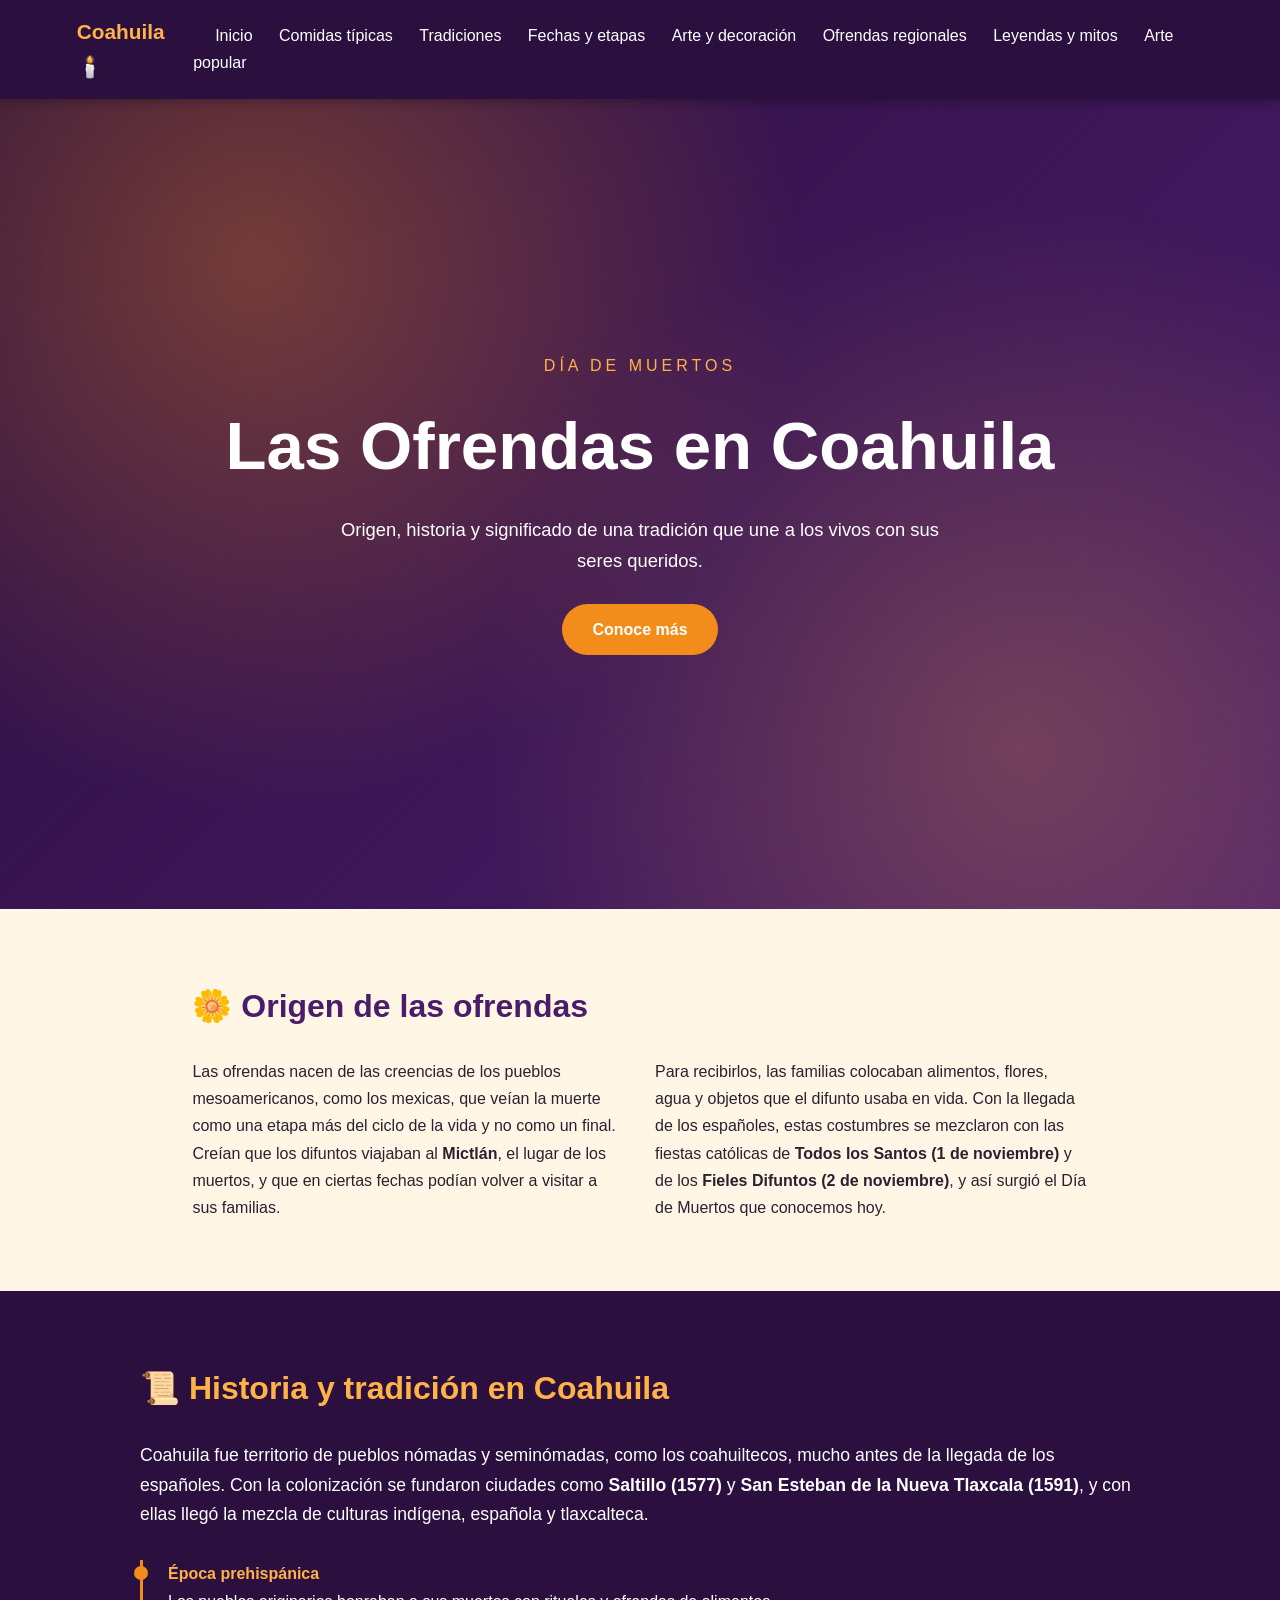
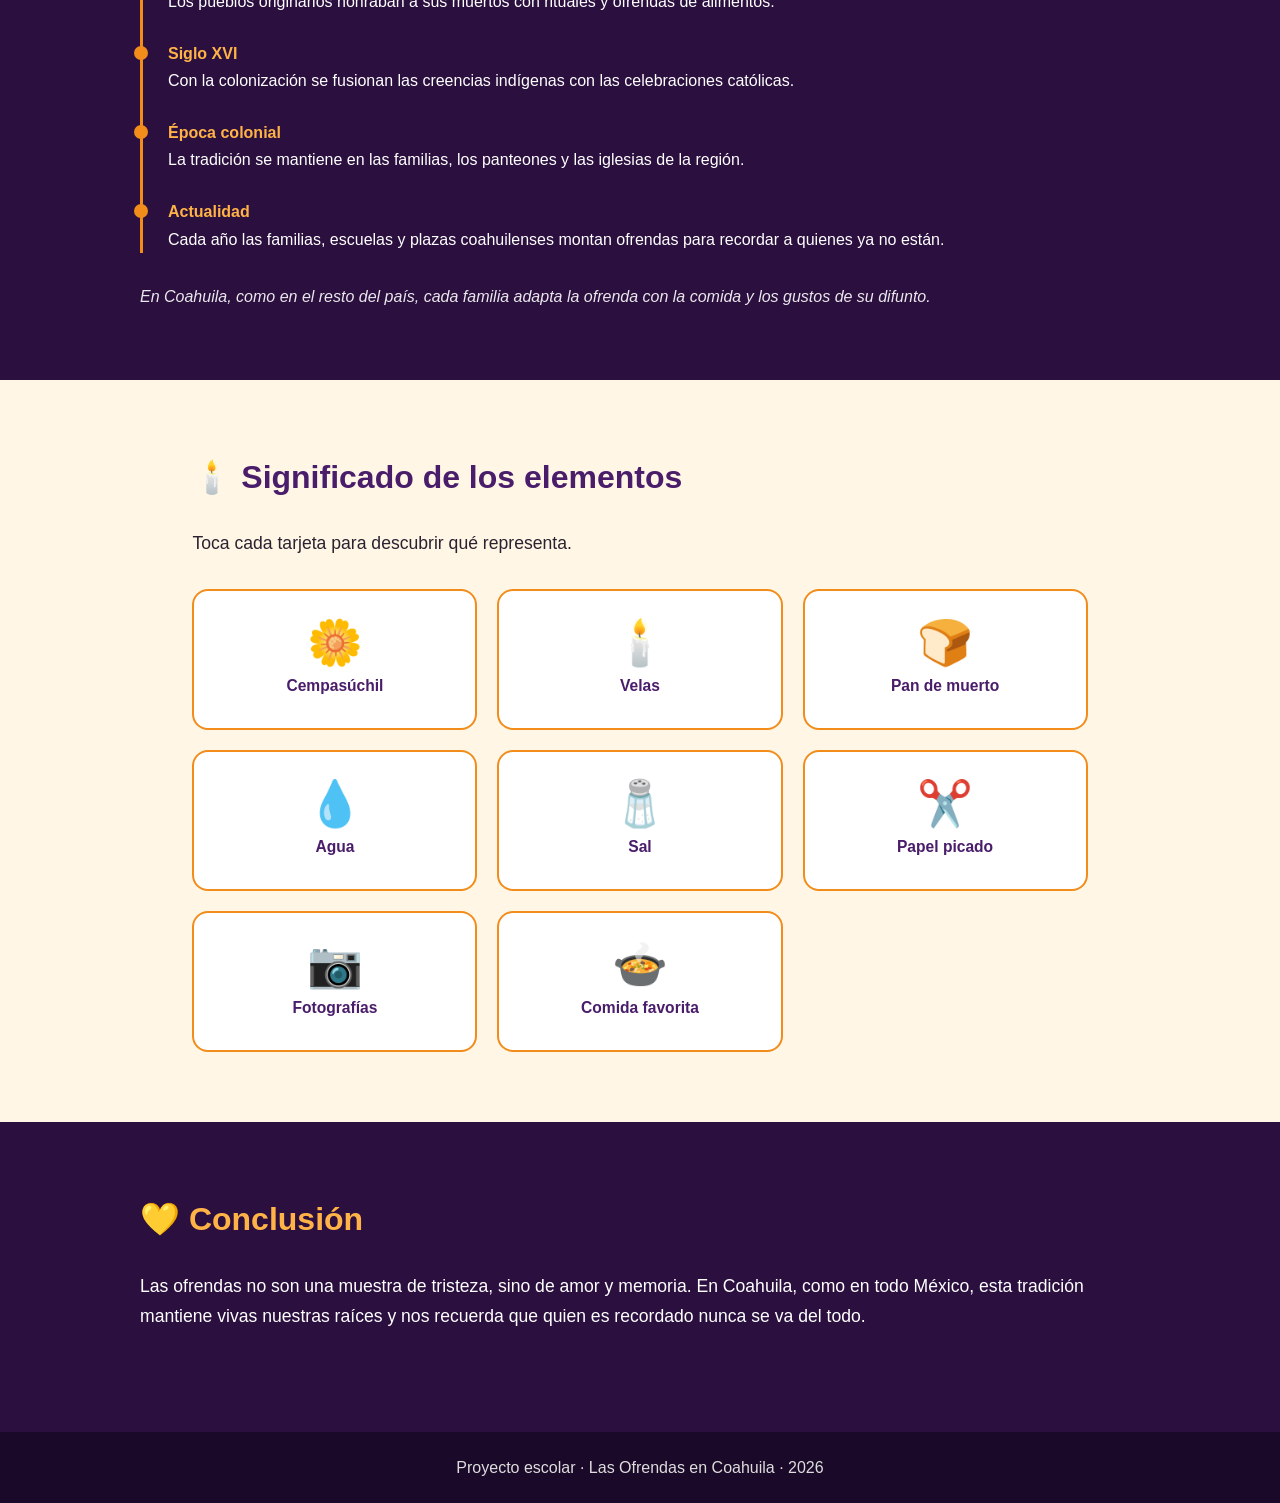
<file: index.html>
<!DOCTYPE html>
<html lang="es">
<head>
  <meta charset="UTF-8">
  <meta name="viewport" content="width=device-width, initial-scale=1.0">
  <title>Las Ofrendas en Coahuila</title>
  <link rel="stylesheet" href="css/style.css">
</head>
<body>


  <header class="encabezado">
    <a href="index.html" class="logo">Coahuila 🕯️</a>
    <button class="menu-btn" id="menuBtn" aria-label="Abrir menú">☰</button>
    <nav class="menu" id="menu">
      <a href="index.html">Inicio</a>
      <a href="comidas.html">Comidas típicas</a>
      <a href="tradiciones.html">Tradiciones</a>
      <a href="fechas.html">Fechas y etapas</a>
      <a href="arte.html">Arte y decoración</a>
      <a href="regionales.html">Ofrendas regionales</a>
      <a href="leyendas.html">Leyendas y mitos</a>
      <a href="arte-popular.html">Arte popular</a>
    </nav>
  </header>
  

  <main>
    <!-- PORTADA -->
    <section class="portada" id="inicio">
      <div class="portada-contenido">
        <p class="sobretitulo">Día de Muertos</p>
        <h1>Las Ofrendas en Coahuila</h1>
        <p class="subtitulo">Origen, historia y significado de una tradición que une a los vivos con sus seres queridos.</p>
        <a href="#origen" class="boton">Conoce más</a>
      </div>
    </section>

    <!-- ORIGEN -->
    <section class="seccion reveal" id="origen">
      <h2>🌼 Origen de las ofrendas</h2>
      <div class="dos-columnas">
        <p>
          Las ofrendas nacen de las creencias de los pueblos mesoamericanos, como los mexicas, que veían la
          muerte como una etapa más del ciclo de la vida y no como un final. Creían que los difuntos viajaban al
          <strong>Mictlán</strong>, el lugar de los muertos, y que en ciertas fechas podían volver a visitar a sus familias.
        </p>
        <p>
          Para recibirlos, las familias colocaban alimentos, flores, agua y objetos que el difunto usaba en vida.
          Con la llegada de los españoles, estas costumbres se mezclaron con las fiestas católicas de
          <strong>Todos los Santos (1 de noviembre)</strong> y de los <strong>Fieles Difuntos (2 de noviembre)</strong>,
          y así surgió el Día de Muertos que conocemos hoy.
        </p>
      </div>
    </section>

    <!-- HISTORIA -->
    <section class="seccion seccion-oscura reveal" id="historia">
      <h2>📜 Historia y tradición en Coahuila</h2>
      <p class="intro">
        Coahuila fue territorio de pueblos nómadas y seminómadas, como los coahuiltecos, mucho antes de la
        llegada de los españoles. Con la colonización se fundaron ciudades como <strong>Saltillo (1577)</strong> y
        <strong>San Esteban de la Nueva Tlaxcala (1591)</strong>, y con ellas llegó la mezcla de culturas
        indígena, española y tlaxcalteca.
      </p>

      <div class="linea-tiempo">
        <div class="hito">
          <span class="fecha">Época prehispánica</span>
          <p>Los pueblos originarios honraban a sus muertos con rituales y ofrendas de alimentos.</p>
        </div>
        <div class="hito">
          <span class="fecha">Siglo XVI</span>
          <p>Con la colonización se fusionan las creencias indígenas con las celebraciones católicas.</p>
        </div>
        <div class="hito">
          <span class="fecha">Época colonial</span>
          <p>La tradición se mantiene en las familias, los panteones y las iglesias de la región.</p>
        </div>
        <div class="hito">
          <span class="fecha">Actualidad</span>
          <p>Cada año las familias, escuelas y plazas coahuilenses montan ofrendas para recordar a quienes ya no están.</p>
        </div>
      </div>
      <p class="nota">En Coahuila, como en el resto del país, cada familia adapta la ofrenda con la comida y los gustos de su difunto.</p>
    </section>

    <!-- SIGNIFICADO -->
    <section class="seccion reveal" id="significado">
      <h2>🕯️ Significado de los elementos</h2>
      <p class="intro">Toca cada tarjeta para descubrir qué representa.</p>

      <div class="tarjetas" id="tarjetas">
        <button class="tarjeta">
          <span class="icono">🌼</span>
          <h3>Cempasúchil</h3>
          <p class="detalle">Su color y aroma guían a las almas de regreso a casa.</p>
        </button>
        <button class="tarjeta">
          <span class="icono">🕯️</span>
          <h3>Velas</h3>
          <p class="detalle">Su luz ilumina el camino de los difuntos y simboliza la fe y la esperanza.</p>
        </button>
        <button class="tarjeta">
          <span class="icono">🍞</span>
          <h3>Pan de muerto</h3>
          <p class="detalle">Representa el alimento para el alma; sus tiras simbolizan los huesos.</p>
        </button>
        <button class="tarjeta">
          <span class="icono">💧</span>
          <h3>Agua</h3>
          <p class="detalle">Calma la sed del alma después del largo viaje.</p>
        </button>
        <button class="tarjeta">
          <span class="icono">🧂</span>
          <h3>Sal</h3>
          <p class="detalle">Simboliza la purificación y ayuda a que el cuerpo no se corrompa en el camino.</p>
        </button>
        <button class="tarjeta">
          <span class="icono">✂️</span>
          <h3>Papel picado</h3>
          <p class="detalle">Representa el viento y la unión entre la vida y la muerte.</p>
        </button>
        <button class="tarjeta">
          <span class="icono">📷</span>
          <h3>Fotografías</h3>
          <p class="detalle">Recuerdan a los seres queridos y los hacen presentes en la ofrenda.</p>
        </button>
        <button class="tarjeta">
          <span class="icono">🍲</span>
          <h3>Comida favorita</h3>
          <p class="detalle">Se coloca lo que más disfrutaba el difunto para recibirlo con cariño.</p>
        </button>
      </div>
    </section>

    <!-- CONCLUSIÓN -->
    <section class="seccion seccion-oscura reveal" id="conclusion">
      <h2>💛 Conclusión</h2>
      <p class="intro">
        Las ofrendas no son una muestra de tristeza, sino de amor y memoria. En Coahuila, como en todo México,
        esta tradición mantiene vivas nuestras raíces y nos recuerda que quien es recordado nunca se va del todo.
      </p>
    </section>
  </main>

  <footer class="pie">
    <p>Proyecto escolar · Las Ofrendas en Coahuila · <span id="anio"></span></p>
  </footer>

  <script src="js/main.js"></script>
</body>
</html>
</file>
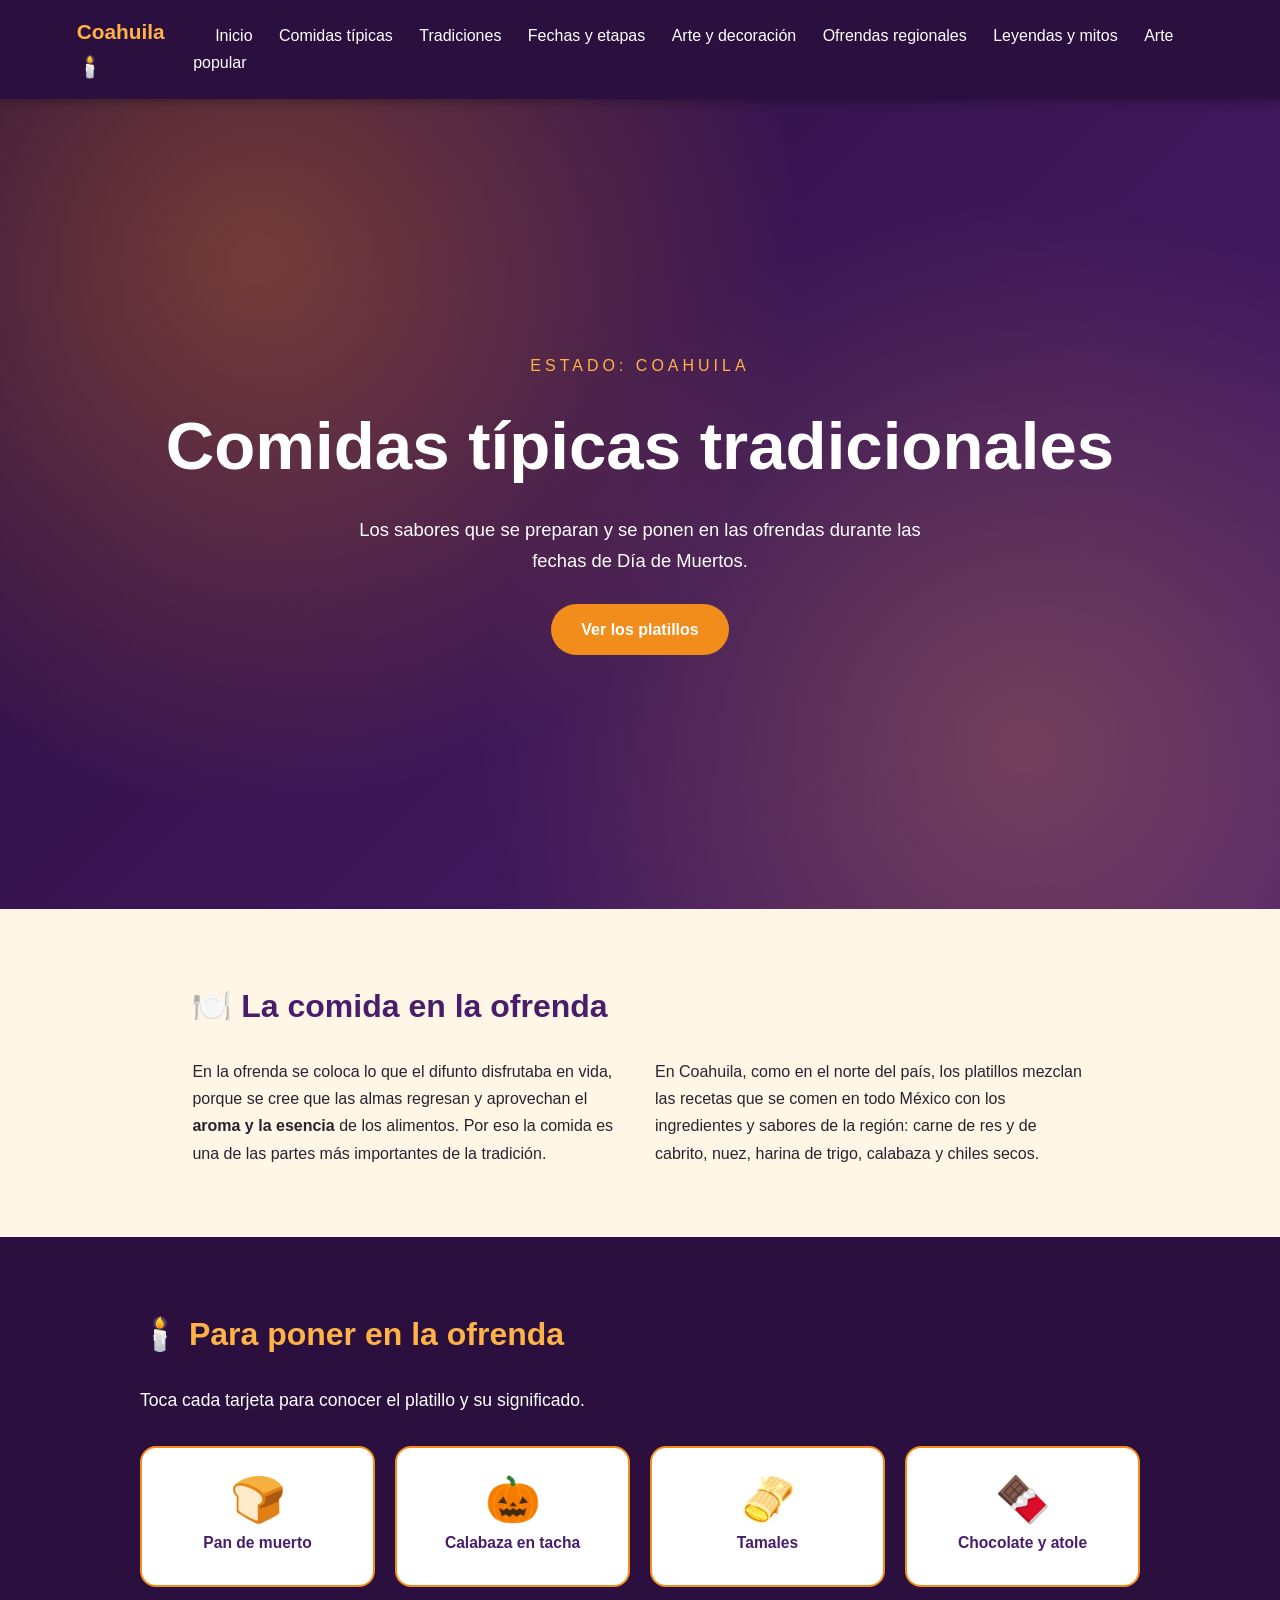
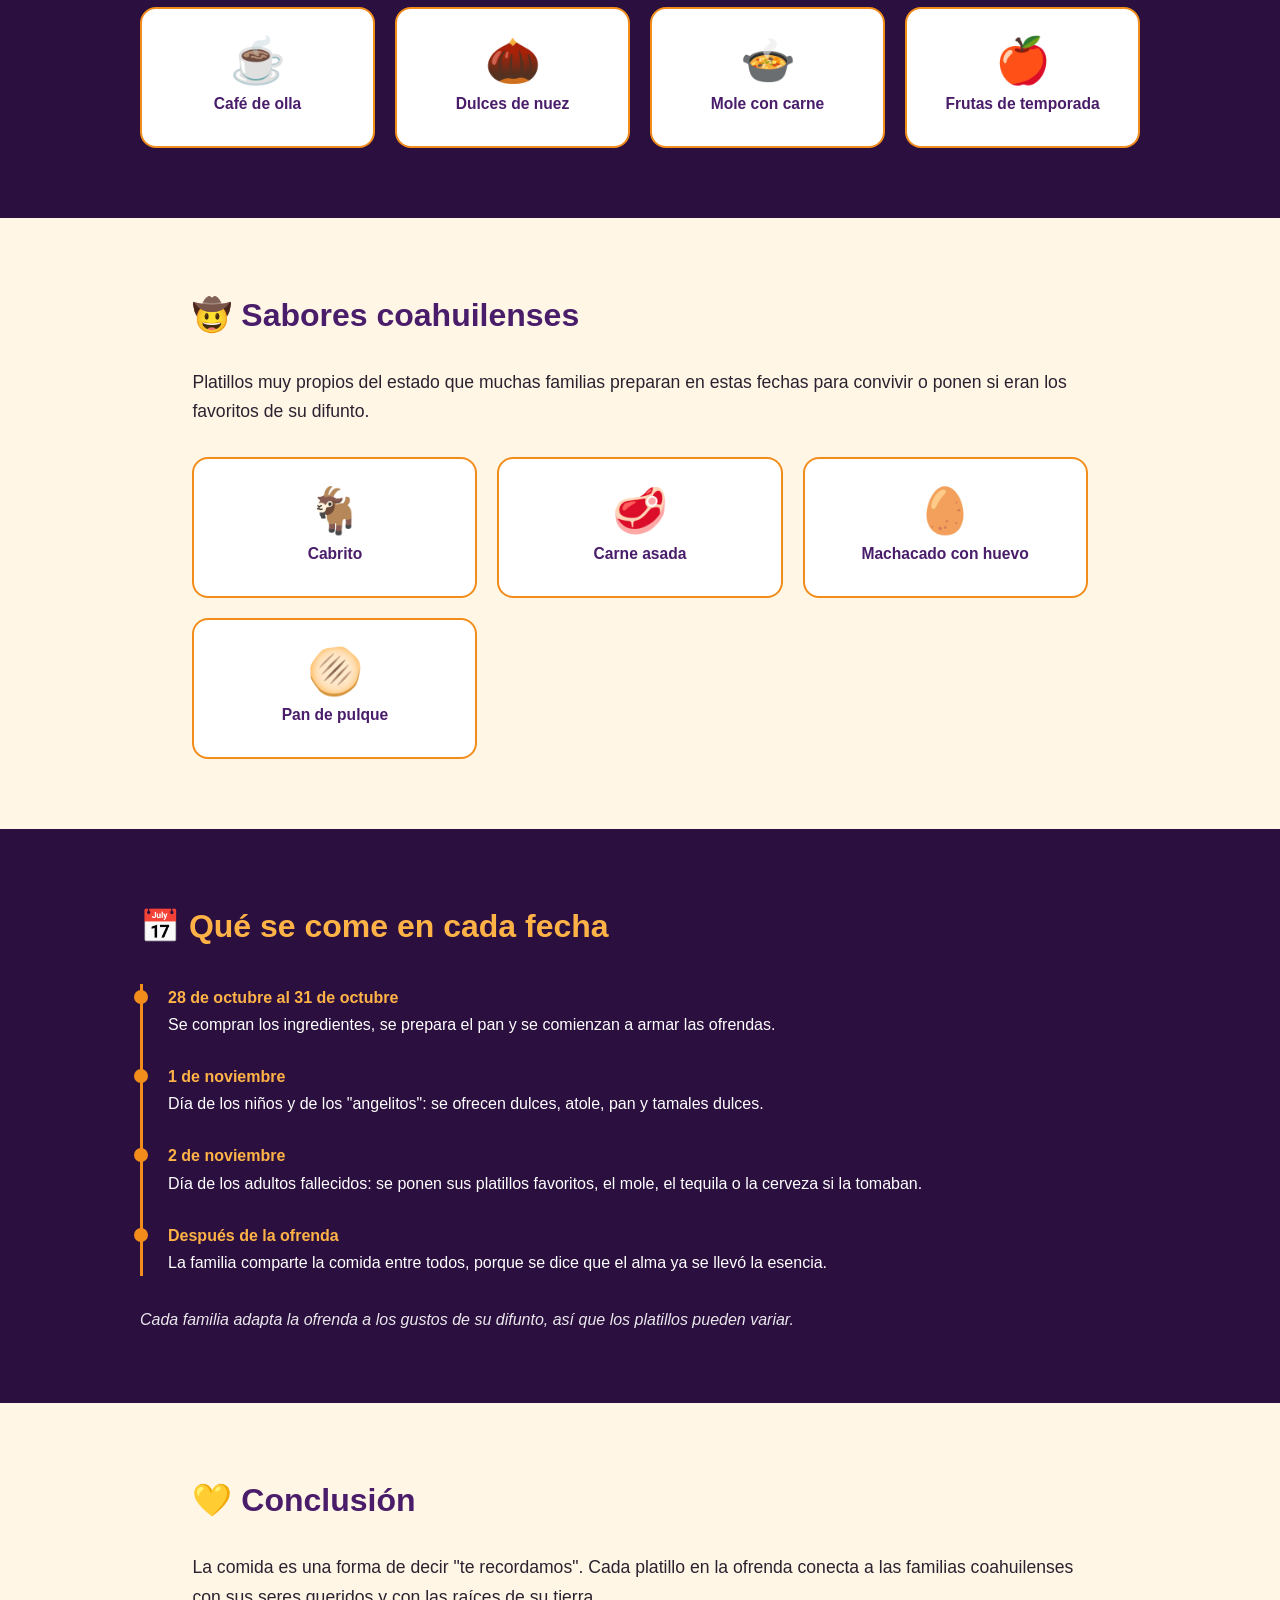
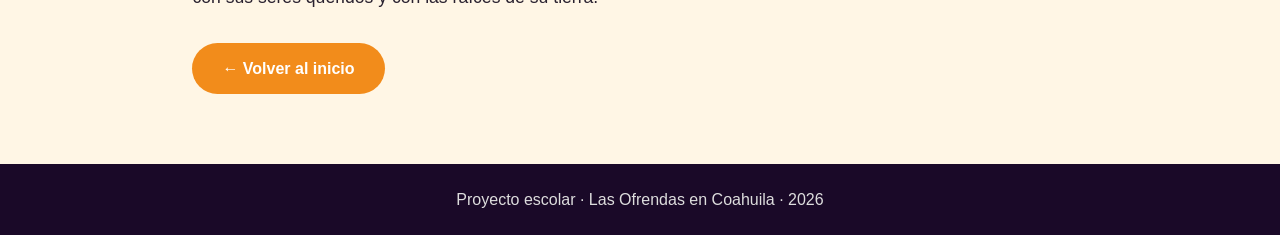
<file: comidas.html>
<!DOCTYPE html>
<html lang="es">
<head>
  <meta charset="UTF-8">
  <meta name="viewport" content="width=device-width, initial-scale=1.0">
  <title>Comidas típicas de Día de Muertos en Coahuila</title>
  <link rel="stylesheet" href="css/style.css">
</head>
<body>

  <header class="encabezado">
    <a href="index.html" class="logo">Coahuila 🕯️</a>
    <button class="menu-btn" id="menuBtn" aria-label="Abrir menú">☰</button>
    <nav class="menu" id="menu">
      <a href="index.html">Inicio</a>
      <a href="comidas.html">Comidas típicas</a>
      <a href="tradiciones.html">Tradiciones</a>
      <a href="fechas.html">Fechas y etapas</a>
      <a href="arte.html">Arte y decoración</a>
      <a href="regionales.html">Ofrendas regionales</a>
      <a href="leyendas.html">Leyendas y mitos</a>
      <a href="arte-popular.html">Arte popular</a>
    </nav>
  </header>
  

  <main>
    <!-- PORTADA -->
    <section class="portada" id="inicio">
      <div class="portada-contenido">
        <p class="sobretitulo">Estado: Coahuila</p>
        <h1>Comidas típicas tradicionales</h1>
        <p class="subtitulo">Los sabores que se preparan y se ponen en las ofrendas durante las fechas de Día de Muertos.</p>
        <a href="#ofrenda" class="boton">Ver los platillos</a>
      </div>
    </section>

    <!-- INTRODUCCIÓN -->
    <section class="seccion reveal" id="intro">
      <h2>🍽️ La comida en la ofrenda</h2>
      <div class="dos-columnas">
        <p>
          En la ofrenda se coloca lo que el difunto disfrutaba en vida, porque se cree que las almas regresan
          y aprovechan el <strong>aroma y la esencia</strong> de los alimentos. Por eso la comida es una de las
          partes más importantes de la tradición.
        </p>
        <p>
          En Coahuila, como en el norte del país, los platillos mezclan las recetas que se comen en todo México
          con los ingredientes y sabores de la región: carne de res y de cabrito, nuez, harina de trigo,
          calabaza y chiles secos.
        </p>
      </div>
    </section>

    <!-- OFRENDA -->
    <section class="seccion seccion-oscura reveal" id="ofrenda">
      <h2>🕯️ Para poner en la ofrenda</h2>
      <p class="intro">Toca cada tarjeta para conocer el platillo y su significado.</p>

      <div class="tarjetas">
        <button class="tarjeta">
          <span class="icono">🍞</span>
          <h3>Pan de muerto</h3>
          <p class="detalle">Pan dulce con tiras en forma de huesos. Es el alimento principal del altar y no puede faltar.</p>
        </button>
        <button class="tarjeta">
          <span class="icono">🎃</span>
          <h3>Calabaza en tacha</h3>
          <p class="detalle">Calabaza cocida con piloncillo y canela. Es un dulce típico de la temporada que se come en familia.</p>
        </button>
        <button class="tarjeta">
          <span class="icono">🫔</span>
          <h3>Tamales</h3>
          <p class="detalle">De carne con chile o dulces. Se preparan en familia y se comparten, como símbolo de unión.</p>
        </button>
        <button class="tarjeta">
          <span class="icono">🍫</span>
          <h3>Chocolate y atole</h3>
          <p class="detalle">Bebidas calientes y espesas que acompañan el pan; se ofrecen para que el alma entre en calor.</p>
        </button>
        <button class="tarjeta">
          <span class="icono">☕</span>
          <h3>Café de olla</h3>
          <p class="detalle">Café con canela y piloncillo, una bebida muy común en las casas durante las noches frías de noviembre.</p>
        </button>
        <button class="tarjeta">
          <span class="icono">🌰</span>
          <h3>Dulces de nuez</h3>
          <p class="detalle">La nuez es muy importante en Coahuila, por lo que muchas familias la usan en sus dulces y postres.</p>
        </button>
        <button class="tarjeta">
          <span class="icono">🍲</span>
          <h3>Mole con carne</h3>
          <p class="detalle">Platillo de fiesta que se hace para ocasiones especiales y suele ser el favorito de muchos difuntos.</p>
        </button>
        <button class="tarjeta">
          <span class="icono">🍎</span>
          <h3>Frutas de temporada</h3>
          <p class="detalle">Naranjas, mandarinas, jícamas y otras frutas que adornan el altar y representan la abundancia.</p>
        </button>
      </div>
    </section>

    <!-- SABORES DEL NORTE -->
    <section class="seccion reveal" id="norte">
      <h2>🤠 Sabores coahuilenses</h2>
      <p class="intro">Platillos muy propios del estado que muchas familias preparan en estas fechas para convivir o ponen si eran los favoritos de su difunto.</p>

      <div class="tarjetas">
        <button class="tarjeta">
          <span class="icono">🐐</span>
          <h3>Cabrito</h3>
          <p class="detalle">Platillo emblemático del norte, asado o al pastor; se prepara en reuniones familiares.</p>
        </button>
        <button class="tarjeta">
          <span class="icono">🥩</span>
          <h3>Carne asada</h3>
          <p class="detalle">Una tradición norteña para reunir a la familia, también al recordar a quienes ya no están.</p>
        </button>
        <button class="tarjeta">
          <span class="icono">🥚</span>
          <h3>Machacado con huevo</h3>
          <p class="detalle">Carne seca desmenuzada con huevo, chile y jitomate; un desayuno típico del norte.</p>
        </button>
        <button class="tarjeta">
          <span class="icono">🫓</span>
          <h3>Pan de pulque</h3>
          <p class="detalle">Pan tradicional de Saltillo hecho con pulque, muy asociado a la región.</p>
        </button>
      </div>
    </section>

    <!-- LÍNEA DE TIEMPO DEL DÍA -->
    <section class="seccion seccion-oscura reveal" id="fechas">
      <h2>📅 Qué se come en cada fecha</h2>
      <div class="linea-tiempo">
        <div class="hito">
          <span class="fecha">28 de octubre al 31 de octubre</span>
          <p>Se compran los ingredientes, se prepara el pan y se comienzan a armar las ofrendas.</p>
        </div>
        <div class="hito">
          <span class="fecha">1 de noviembre</span>
          <p>Día de los niños y de los "angelitos": se ofrecen dulces, atole, pan y tamales dulces.</p>
        </div>
        <div class="hito">
          <span class="fecha">2 de noviembre</span>
          <p>Día de los adultos fallecidos: se ponen sus platillos favoritos, el mole, el tequila o la cerveza si la tomaban.</p>
        </div>
        <div class="hito">
          <span class="fecha">Después de la ofrenda</span>
          <p>La familia comparte la comida entre todos, porque se dice que el alma ya se llevó la esencia.</p>
        </div>
      </div>
      <p class="nota">Cada familia adapta la ofrenda a los gustos de su difunto, así que los platillos pueden variar.</p>
    </section>

    <!-- CONCLUSIÓN -->
    <section class="seccion reveal" id="conclusion">
      <h2>💛 Conclusión</h2>
      <p class="intro">
        La comida es una forma de decir "te recordamos". Cada platillo en la ofrenda conecta a las familias
        coahuilenses con sus seres queridos y con las raíces de su tierra.
      </p>
      <a href="index.html" class="boton">← Volver al inicio</a>
    </section>
  </main>

  <footer class="pie">
    <p>Proyecto escolar · Las Ofrendas en Coahuila · <span id="anio"></span></p>
  </footer>

  <script src="js/main.js"></script>
</body>
</html>
</file>
<file: css/style.css>
:root {
  --naranja: #f28c1b;
  --naranja-claro: #ffb347;
  --morado: #4a1d6b;
  --morado-oscuro: #2b0f3f;
  --crema: #fff6e5;
  --texto: #2a2230;
}

* { box-sizing: border-box; margin: 0; padding: 0; }

html { scroll-behavior: smooth; }

body {
  font-family: "Segoe UI", Tahoma, Arial, sans-serif;
  background: var(--crema);
  color: var(--texto);
  line-height: 1.7;
}

/* ENCABEZADO */
.encabezado {
  position: sticky;
  top: 0;
  z-index: 10;
  display: flex;
  justify-content: space-between;
  align-items: center;
  padding: 14px 6%;
  background: var(--morado-oscuro);
  color: #fff;
  box-shadow: 0 2px 10px rgba(0, 0, 0, .3);
}
.logo { color: var(--naranja-claro); font-weight: bold; font-size: 1.3rem; text-decoration: none; }
.menu a {
  color: #fff;
  text-decoration: none;
  margin-left: 22px;
  padding-bottom: 3px;
  border-bottom: 2px solid transparent;
  transition: .3s;
}
.menu a:hover { color: var(--naranja-claro); border-color: var(--naranja-claro); }
.menu-btn { display: none; background: none; border: none; color: #fff; font-size: 1.8rem; cursor: pointer; }

/* PORTADA */
.portada {
  min-height: 90vh;
  display: flex;
  align-items: center;
  justify-content: center;
  text-align: center;
  padding: 40px 6%;
  color: #fff;
  background:
    radial-gradient(circle at 20% 20%, rgba(242, 140, 27, .35), transparent 45%),
    radial-gradient(circle at 80% 80%, rgba(255, 179, 71, .25), transparent 45%),
    linear-gradient(135deg, var(--morado-oscuro), var(--morado));
}
.sobretitulo { letter-spacing: 4px; text-transform: uppercase; color: var(--naranja-claro); }
.portada h1 { font-size: clamp(2.2rem, 6vw, 4.2rem); margin: 10px 0; }
.subtitulo { max-width: 600px; margin: 0 auto 28px; font-size: 1.15rem; }
.boton {
  display: inline-block;
  background: var(--naranja);
  color: #fff;
  padding: 12px 30px;
  border-radius: 30px;
  text-decoration: none;
  font-weight: bold;
  transition: .3s;
}
.boton:hover { background: var(--naranja-claro); transform: translateY(-3px); }

/* SECCIONES */
.seccion { padding: 70px 8%; max-width: 1100px; margin: 0 auto; }
.seccion-oscura { max-width: none; background: var(--morado-oscuro); color: #fff; }
.seccion-oscura > * { max-width: 1000px; margin-left: auto; margin-right: auto; }
.seccion h2 { font-size: 2rem; margin-bottom: 25px; color: var(--morado); }
.seccion-oscura h2 { color: var(--naranja-claro); }
.intro { margin-bottom: 30px; font-size: 1.1rem; }

.dos-columnas { display: grid; grid-template-columns: 1fr 1fr; gap: 30px; }

/* LÍNEA DE TIEMPO */
.linea-tiempo { border-left: 3px solid var(--naranja); padding-left: 25px; margin: 30px auto; }
.hito { margin-bottom: 25px; position: relative; }
.hito::before {
  content: "";
  position: absolute;
  left: -34px;
  top: 6px;
  width: 14px;
  height: 14px;
  background: var(--naranja);
  border-radius: 50%;
}
.fecha { font-weight: bold; color: var(--naranja-claro); }
.nota { font-style: italic; opacity: .9; }

/* TARJETAS */
.tarjetas { display: grid; grid-template-columns: repeat(auto-fit, minmax(220px, 1fr)); gap: 20px; }
.tarjeta {
  background: #fff;
  border: 2px solid var(--naranja);
  border-radius: 16px;
  padding: 25px 18px;
  text-align: center;
  cursor: pointer;
  font-family: inherit;
  color: var(--texto);
  transition: .3s;
}
.tarjeta:hover { transform: translateY(-6px); box-shadow: 0 10px 20px rgba(242, 140, 27, .35); }
.tarjeta .icono { font-size: 2.8rem; display: block; }
.tarjeta h3 { color: var(--morado); margin: 8px 0; }
.tarjeta .detalle { max-height: 0; overflow: hidden; opacity: 0; transition: .4s; font-size: .95rem; }
.tarjeta.activa { background: var(--morado); color: #fff; }
.tarjeta.activa h3 { color: var(--naranja-claro); }
.tarjeta.activa .detalle { max-height: 160px; opacity: 1; margin-top: 6px; }

/* PIE */
.pie { background: #1a0928; color: #ddd; text-align: center; padding: 22px; }

/* ANIMACIÓN AL HACER SCROLL */
.reveal { opacity: 0; transform: translateY(40px); transition: 1s; }
.reveal.visible { opacity: 1; transform: none; }

/* RESPONSIVE */
@media (max-width: 760px) {
  .dos-columnas { grid-template-columns: 1fr; }
  .menu-btn { display: block; }
  .menu {
    display: none;
    position: absolute;
    top: 100%;
    left: 0;
    right: 0;
    flex-direction: column;
    background: var(--morado-oscuro);
    padding: 10px 6%;
  }
  .menu.abierto { display: flex; }
  .menu a { margin: 10px 0; }
}
</file>
